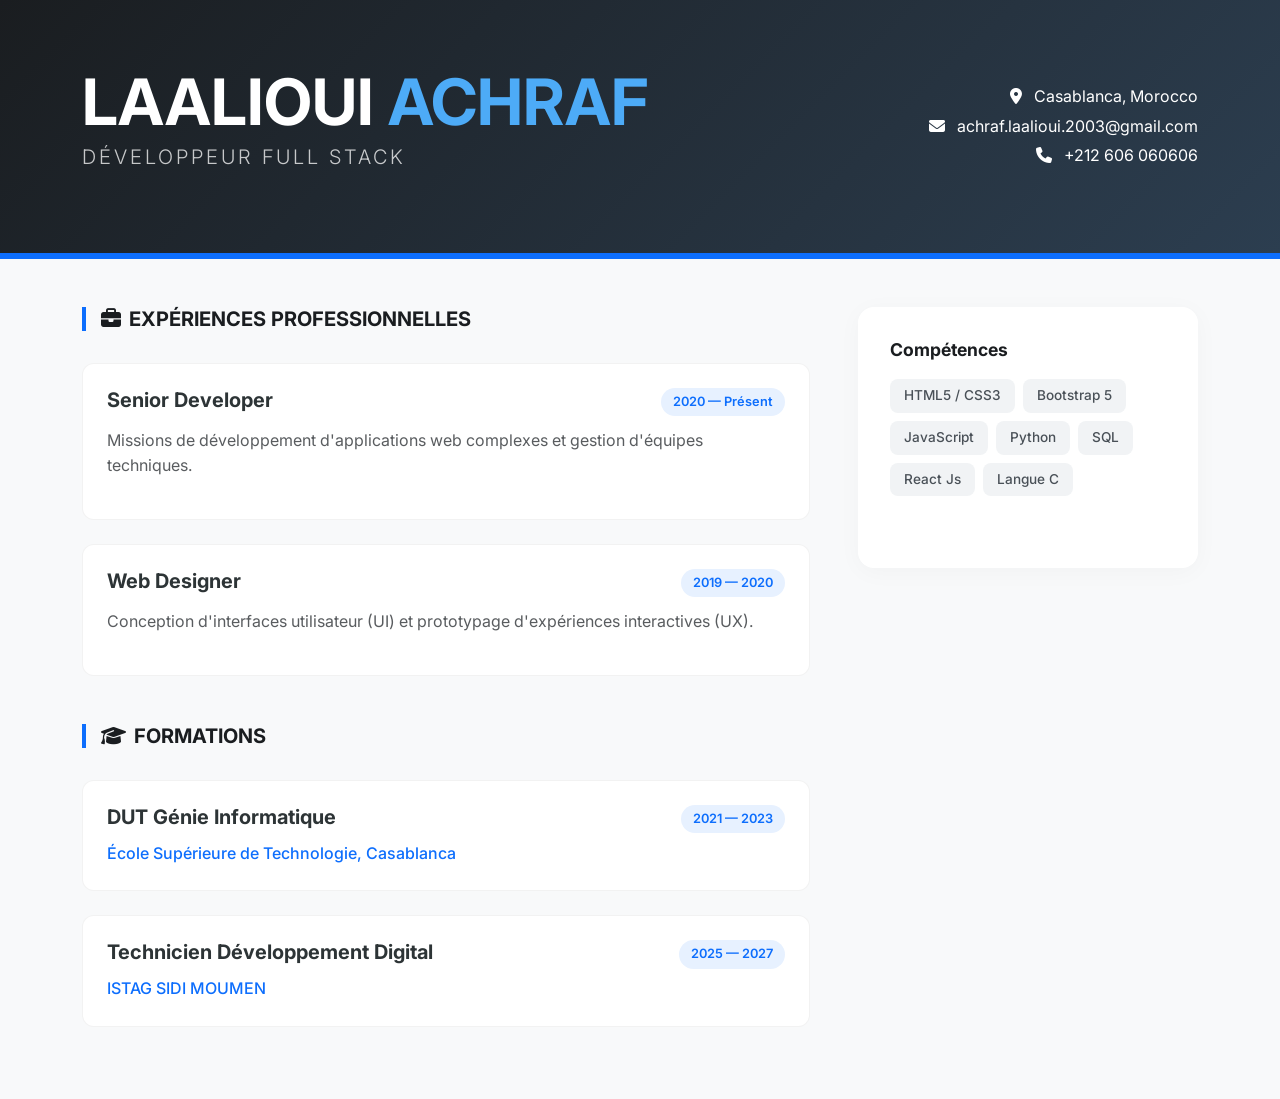
<file: index.html>
<!doctype html>
<html lang="en">
  <head>
    <meta charset="UTF-8" />
    <meta name="viewport" content="width=device-width, initial-scale=1.0" />
    <title>CV | Laalioui Achraf</title>
    <link href="https://cdn.jsdelivr.net/npm/bootstrap@5.3.0/dist/css/bootstrap.min.css" rel="stylesheet" />
    <link href="https://fonts.googleapis.com/css2?family=Inter:wght@300;400;500;600;700&display=swap" rel="stylesheet" />
    <link rel="stylesheet" href="https://cdnjs.cloudflare.com/ajax/libs/font-awesome/6.4.0/css/all.min.css" />
    <link rel="stylesheet" href="style.css" />
  </head>
  <body>

    <header class="header-section">
      <div class="container text-center text-md-start">
        <div class="row align-items-center">
          <div class="col-md-8">
            <h1 class="display-3 fw-bold mb-0">LAALIOUI <span class="text-primary-light">ACHRAF</span></h1>
            <p class="lead text-uppercase tracking-widest opacity-75">Développeur Full Stack</p>
          </div>
          <div class="col-md-4 text-md-end">
            <div class="contact-info">
              <p class="mb-1"><i class="fas fa-map-marker-alt me-2"></i> Casablanca, Morocco</p>
              <p class="mb-1"><i class="fas fa-envelope me-2"></i> achraf.laalioui.2003@gmail.com</p>
              <p class="mb-0"><i class="fas fa-phone me-2"></i> +212 606 060606</p>
            </div>
          </div>
        </div>
      </div>
    </header>

    <main class="container py-5">
      <div class="row g-5">
        <div class="col-lg-8">
          
          <section class="mb-5">
            <h3 class="section-title"><i class="fas fa-briefcase me-2"></i>Expériences Professionnelles</h3>
            
            <div class="resume-card">
              <div class="d-flex justify-content-between mb-2">
                <h5 class="fw-bold">Senior Developer</h5>
                <span class="date-tag">2020 — Présent</span>
              </div>
              <p class="text-muted italic">Missions de développement d'applications web complexes et gestion d'équipes techniques.</p>
            </div>

            <div class="resume-card">
              <div class="d-flex justify-content-between mb-2">
                <h5 class="fw-bold">Web Designer</h5>
                <span class="date-tag">2019 — 2020</span>
              </div>
              <p class="text-muted">Conception d'interfaces utilisateur (UI) et prototypage d'expériences interactives (UX).</p>
            </div>
          </section>

          <section>
            <h3 class="section-title"><i class="fas fa-graduation-cap me-2"></i>Formations</h3>
            
            <div class="resume-card border-start-primary">
              <div class="d-flex justify-content-between mb-1">
                <h5 class="fw-bold">DUT Génie Informatique</h5>
                <span class="date-tag">2021 — 2023</span>
              </div>
              <p class="mb-0 text-primary fw-medium">École Supérieure de Technologie, Casablanca</p>
            </div>

            <div class="resume-card border-start-primary">
              <div class="d-flex justify-content-between mb-1">
                <h5 class="fw-bold">Technicien Développement Digital</h5>
                <span class="date-tag">2025 — 2027</span>
              </div>
              <p class="mb-0 text-primary fw-medium">ISTAG SIDI MOUMEN</p>
            </div>
          </section>
        </div>

        <div class="col-lg-4">
          <aside class="sidebar-modern">
            <div class="sidebar-block">
              <h4 class="sidebar-title">Compétences</h4>
              <div class="skill-cloud">
                <span class="skill-tag">HTML5 / CSS3</span>
                <span class="skill-tag">Bootstrap 5</span>
                <span class="skill-tag">JavaScript</span>
                <span class="skill-tag">Python</span>
                <span class="skill-tag">SQL</span>
                <span class="skill-tag">React Js</span>
                <span class="skill-tag">Langue C</span>
              </div>
            </div>


            <div
</file>
<file: style.css>
:root {
  --primary-color: #0d6efd;
  --dark-bg: #1a1d20;
  --text-main: #2d3436;
  --text-muted: #636e72;
  --bg-light: #f8f9fa;
}

body {
  font-family: 'Inter', sans-serif;
  background-color: var(--bg-light);
  color: var(--text-main);
  line-height: 1.6;
}

/* Header Styling */
.header-section {
  background: linear-gradient(135deg, var(--dark-bg) 0%, #2c3e50 100%);
  color: white;
  padding: 4rem 0;
  border-bottom: 6px solid var(--primary-color);
}

.text-primary-light {
  color: #4dabf7;
}

.tracking-widest {
  letter-spacing: 3px;
}

/* Main Section Styling */
.section-title {
  font-size: 1.25rem;
  font-weight: 700;
  color: var(--dark-bg);
  border-left: 4px solid var(--primary-color);
  padding-left: 15px;
  margin-bottom: 2rem;
  text-transform: uppercase;
}

.resume-card {
  background: white;
  padding: 1.5rem;
  border-radius: 12px;
  margin-bottom: 1.5rem;
  transition: transform 0.2s ease, box-shadow 0.2s ease;
  border: 1px solid rgba(0,0,0,0.05);
}

.resume-card:hover {
  transform: translateY(-3px);
  box-shadow: 0 10px 20px rgba(0,0,0,0.05);
}

/* Date Badge Customization */
.date-tag {
  font-size: 0.8rem;
  background: #e7f1ff;
  color: var(--primary-color);
  padding: 4px 12px;
  border-radius: 20px;
  font-weight: 600;
  height: fit-content;
}

/* Sidebar Styling */
.sidebar-modern {
  background: white;
  padding: 2rem;
  border-radius: 16px;
  box-shadow: 0 4px 25px rgba(0,0,0,0.03);
  position: sticky;
  top: 20px;
}

.sidebar-title {
  font-size: 1.1rem;
  font-weight: 700;
  margin-bottom: 1.2rem;
  color: var(--dark-bg);
}

.sidebar-block {
  margin-bottom: 2.5rem;
}

/* Skill Tags */
.skill-cloud {
  display: flex;
  flex-wrap: wrap;
  gap: 8px;
}

.skill-tag {
  background: #f1f3f5;
  color: #495057;
  padding: 6px 14px;
  border-radius: 8px;
  font-size: 0.85rem;
  font-weight: 500;
  transition: all 0.2s;
}

.skill-tag:hover {
  background: var(--primary-color);
  color: white;
}

/* Language Progress Bars */
.lang-item {
  margin-bottom: 1rem;
  font-size: 0.9rem;
}

.progress {
  height: 6px;
  background-color: #e9ecef;
}

.hobby-list li {
  margin-bottom: 10px;
  font-size: 0.95rem;

}
</file>
<file: tp-github/style.css>
:root {
  --primary-color: #0d6efd;
  --dark-bg: #1a1d20;
  --text-main: #2d3436;
  --text-muted: #636e72;
  --bg-light: #f8f9fa;
}

body {
  font-family: 'Inter', sans-serif;
  background-color: var(--bg-light);
  color: var(--text-main);
  line-height: 1.6;
}

/* Header Styling */
.header-section {
  background: linear-gradient(135deg, var(--dark-bg) 0%, #2c3e50 100%);
  color: white;
  padding: 4rem 0;
  border-bottom: 6px solid var(--primary-color);
}

.text-primary-light {
  color: #4dabf7;
}

.tracking-widest {
  letter-spacing: 3px;
}

/* Main Section Styling */
.section-title {
  font-size: 1.25rem;
  font-weight: 700;
  color: var(--dark-bg);
  border-left: 4px solid var(--primary-color);
  padding-left: 15px;
  margin-bottom: 2rem;
  text-transform: uppercase;
}

.resume-card {
  background: white;
  padding: 1.5rem;
  border-radius: 12px;
  margin-bottom: 1.5rem;
  transition: transform 0.2s ease, box-shadow 0.2s ease;
  border: 1px solid rgba(0,0,0,0.05);
}

.resume-card:hover {
  transform: translateY(-3px);
  box-shadow: 0 10px 20px rgba(0,0,0,0.05);
}

/* Date Badge Customization */
.date-tag {
  font-size: 0.8rem;
  background: #e7f1ff;
  color: var(--primary-color);
  padding: 4px 12px;
  border-radius: 20px;
  font-weight: 600;
  height: fit-content;
}

/* Sidebar Styling */
.sidebar-modern {
  background: white;
  padding: 2rem;
  border-radius: 16px;
  box-shadow: 0 4px 25px rgba(0,0,0,0.03);
  position: sticky;
  top: 20px;
}

.sidebar-title {
  font-size: 1.1rem;
  font-weight: 700;
  margin-bottom: 1.2rem;
  color: var(--dark-bg);
}

.sidebar-block {
  margin-bottom: 2.5rem;
}

/* Skill Tags */
.skill-cloud {
  display: flex;
  flex-wrap: wrap;
  gap: 8px;
}

.skill-tag {
  background: #f1f3f5;
  color: #495057;
  padding: 6px 14px;
  border-radius: 8px;
  font-size: 0.85rem;
  font-weight: 500;
  transition: all 0.2s;
}

.skill-tag:hover {
  background: var(--primary-color);
  color: white;
}

/* Language Progress Bars */
.lang-item {
  margin-bottom: 1rem;
  font-size: 0.9rem;
}

.progress {
  height: 6px;
  background-color: #e9ecef;
}

.hobby-list li {
  margin-bottom: 10px;
  font-size: 0.95rem;
}
</file>
